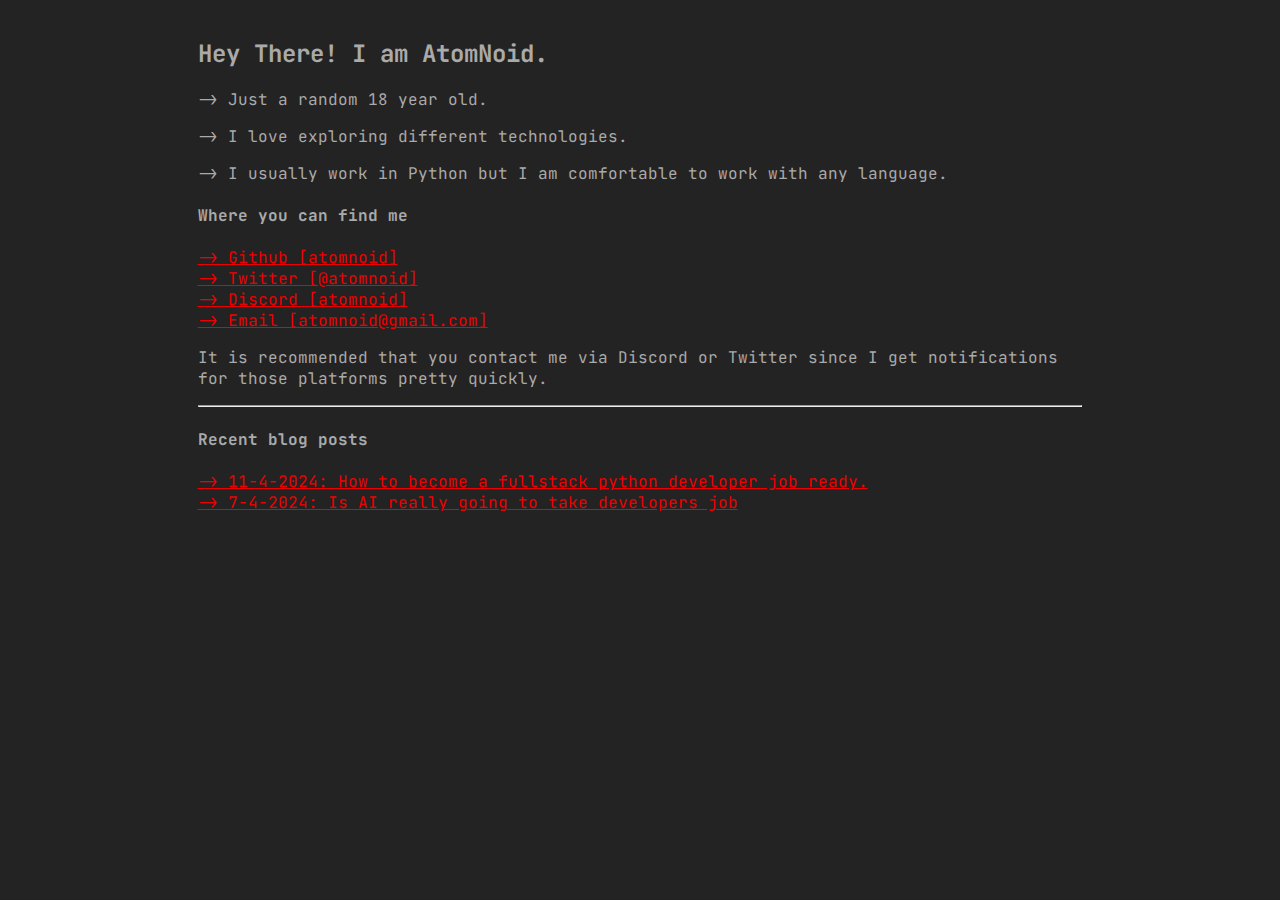
<file: Blogs/index.html>
<html></html>
    <head>
        <meta property="og:title" content="AtomNoid's website">
        <meta property="og:type" content="website">
        <meta property="og:description" content="Click on me!">
        <meta property="theme-color" content="#650650">
        <meta name="viewport" content="width=device-width, initial-scale=1">
        <title>Welcome to my website!</title>
        <link rel="stylesheet" href="/UI/style.css">
    </head>
    <body>
        <div class="center">
            <div>
                <h2>Hey There! I am AtomNoid.</h2>
                <p>-> Just a random 18 year old.</p>
                <p>-> I love exploring different technologies.</p>
                <p>-> I usually work in Python but I am comfortable to work with any language.</p>
            </div>
            <div>
                <!-- <h4>Some of my projects</h4> -->
                <!-- <a href="https://github.com/NSG650/Polaris">-> Polaris</a> -->
            </div>
            <div>
                <h4>Where you can find me</h4>
                <a href="https://github.com/atomnoid">-> Github [atomnoid]</a> <br>
                <a href="https://x.com/atomnoidd">-> Twitter [@atomnoid]</a> <br>
                <!-- <a href="https://mastodon.social/@nsg650">-> Mastodon [@nsg650@mastodon.social]</a> <br> -->
                <a href="https://discord.com/users/1214598320551362570">-> Discord [atomnoid]</a> <br>
                <!-- <a href="https://t.me/nsg650">-> Telegram [@nsg650]</a> <br> -->
                <a href="mailto::atomnoid@gmail.com">-> Email [atomnoid@gmail.com]</a> <br>
                <p style="size: 70%">It is recommended that you contact me via Discord or Twitter since I get notifications for those platforms pretty quickly.</p>
            </div>
            <hr>
            <div>
                <h4>Recent blog posts</h4>
                <a href="https://medium.com/@atomnoid/how-to-become-a-fullstack-python-developer-job-ready-cf60376df7ed">-> 11-4-2024: How to become a fullstack python developer job ready.</a> <br>
                <a href="https://medium.com/@atomnoid/is-ai-really-going-to-take-developers-job-8ab48646000c">-> 7-4-2024: Is AI really going to take developers job</a> <br>
                <!-- <a href="blogs/8-7-2023.html">-> 8-7-2023: XNU on the Raspberry Pi [Part 1]</a> <br>
                <a href="blogs/24-2-2023.html">-> 24-2-2023: Hello World!</a> <br> -->
            </div>
        </div>
    </body>
</html>
</file>
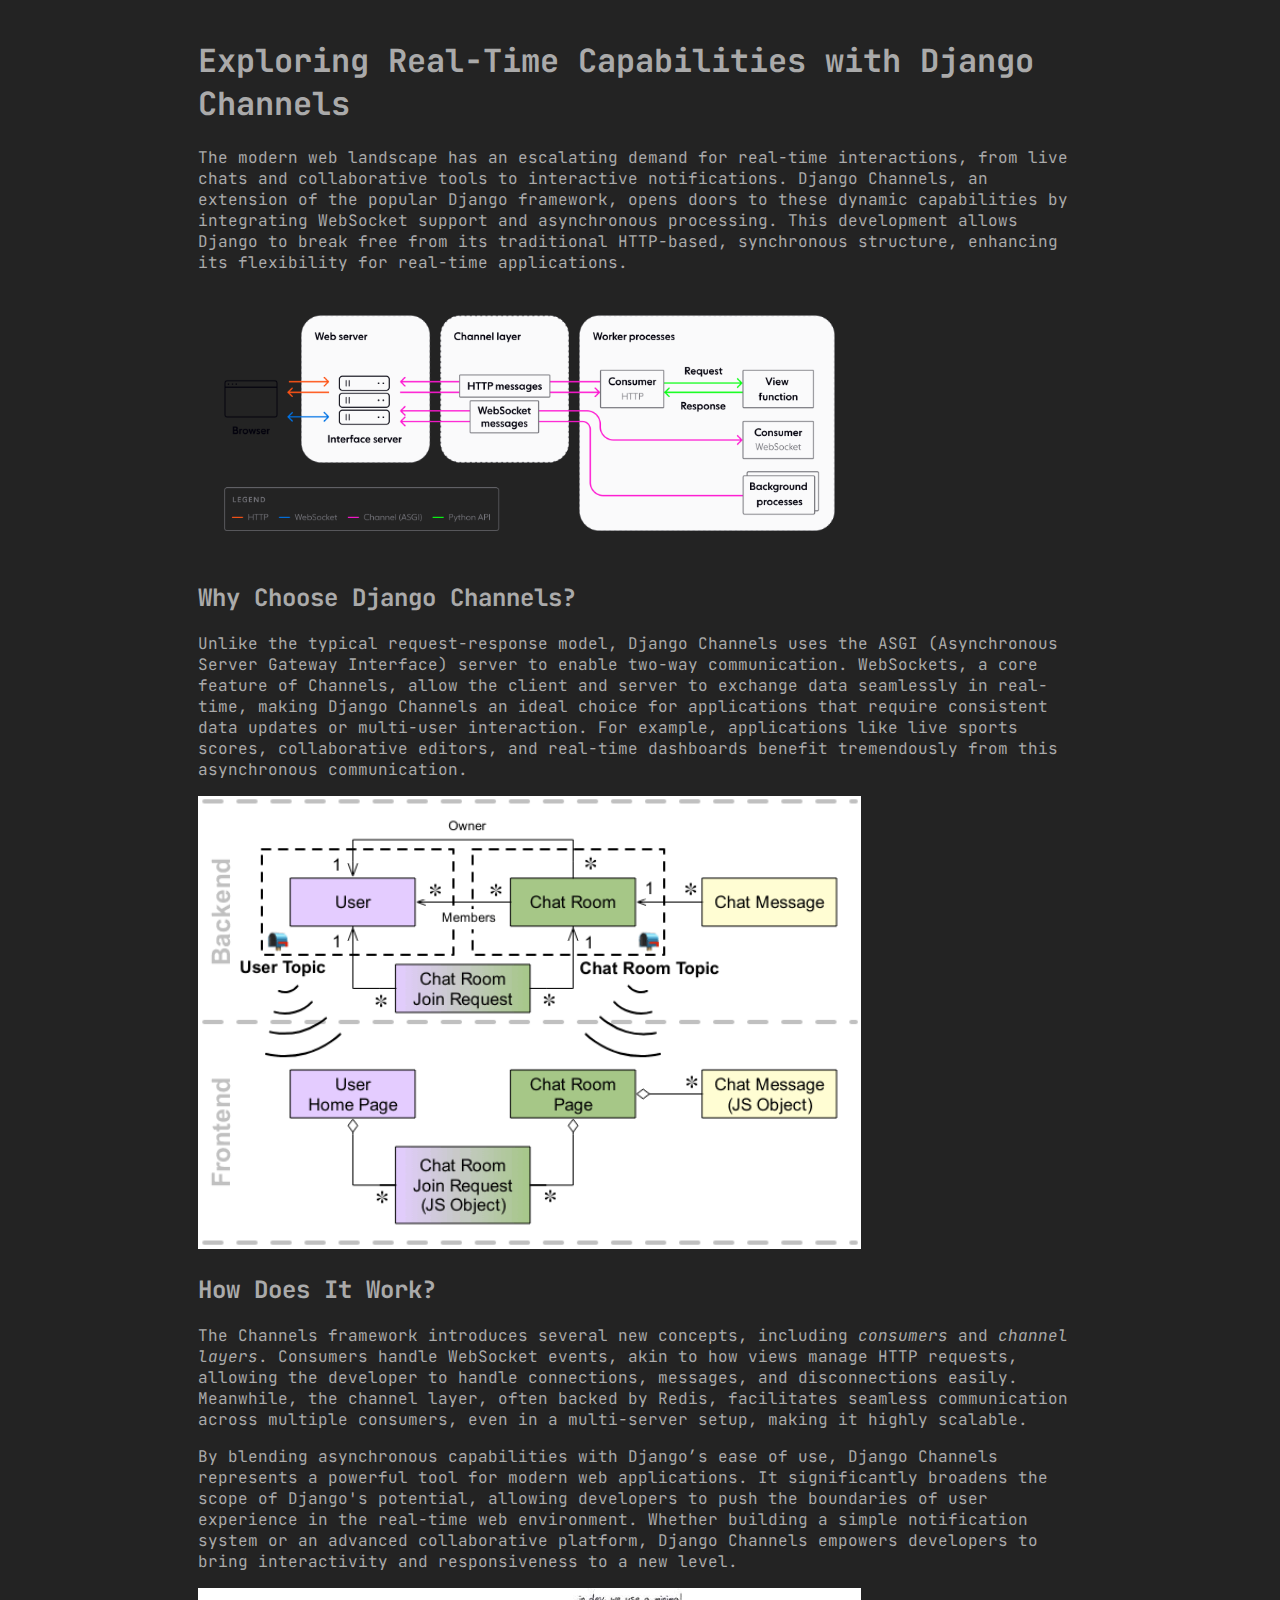
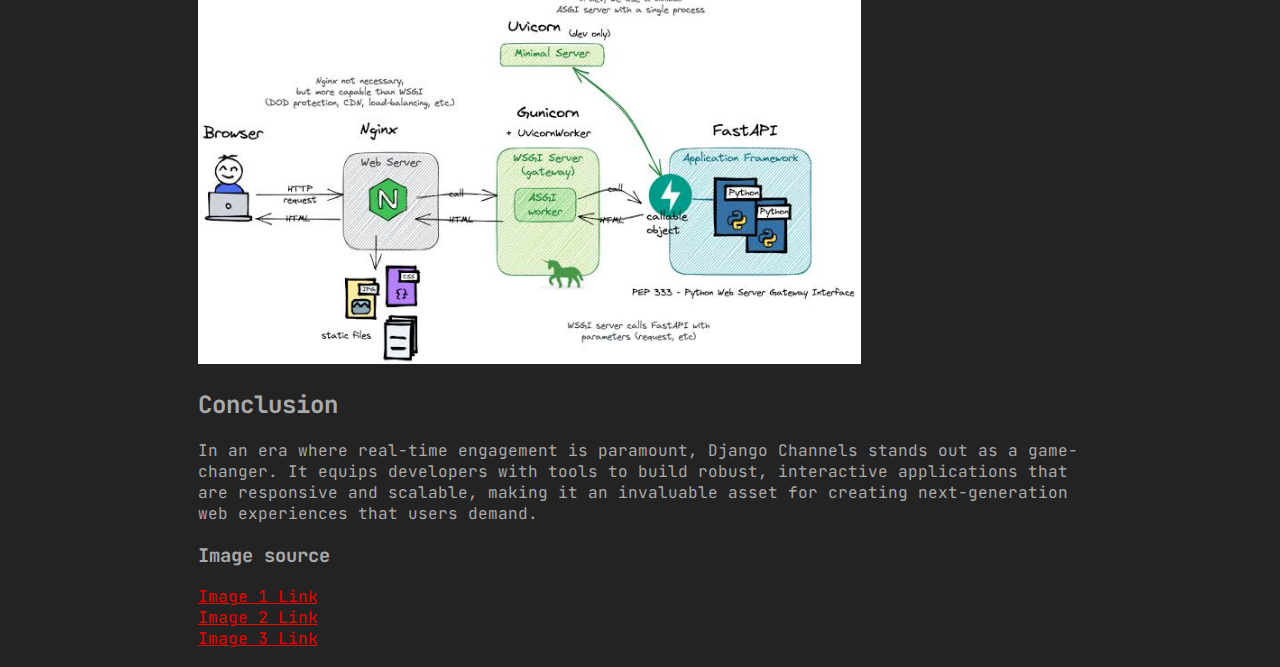
<file: Blogs/27.10.2024.html>
<!DOCTYPE html>
<html lang="en">
<head>
    <meta charset="UTF-8">
    <meta name="viewport" content="width=device-width, initial-scale=1.0">
    <title>Exploring Real-Time Capabilities with Django Channels</title>
    <link rel="stylesheet" href="../UI/style.css">
</head>
<body>
    <div class="center">
    <h1>Exploring Real-Time Capabilities with Django Channels</h1>
    
    <p>
        The modern web landscape has an escalating demand for real-time interactions,
        from live chats and collaborative tools to interactive notifications.
        Django Channels, an extension of the popular Django framework, opens doors to these dynamic capabilities by integrating WebSocket support and asynchronous processing.
        This development allows Django to break free from its traditional HTTP-based, synchronous structure, enhancing its flexibility for real-time applications.
    </p>
    <img src="Assets/Architecture.png" alt="Django Architecture" width="5900" height="6800">
    <h2>Why Choose Django Channels?</h2>
    
    <p>
        Unlike the typical request-response model, Django Channels uses the ASGI (Asynchronous Server Gateway Interface) server to enable two-way communication.
        WebSockets, a core feature of Channels, allow the client and server to exchange data seamlessly in real-time, making Django Channels an ideal choice for applications that require consistent data updates or multi-user interaction.
        For example, applications like live sports scores, collaborative editors, and real-time dashboards benefit tremendously from this asynchronous communication.
    </p>
    <img src="Assets/Djangofunction.png" alt="Django Functions" width="5900" height="6800">
    <h2>How Does It Work?</h2>
    
    <p>
        The Channels framework introduces several new concepts, including <em>consumers</em> and <em>channel layers</em>. Consumers handle WebSocket events, akin to how views manage HTTP requests, allowing the developer to handle connections, messages, and disconnections easily.
        Meanwhile, the channel layer, often backed by Redis, facilitates seamless communication across multiple consumers, even in a multi-server setup, making it highly scalable.
    </p>
    
    <p>
        By blending asynchronous capabilities with Django’s ease of use, Django Channels represents a powerful tool for modern web applications.
        It significantly broadens the scope of Django's potential, allowing developers to push the boundaries of user experience in the real-time web environment.
        Whether building a simple notification system or an advanced collaborative platform, Django Channels empowers developers to bring interactivity and responsiveness to a new level.
    </p>
    <img src="Assets/ServerCalls.jpeg" alt="Server calls" width="5900" height="6800">
    
    <h2>Conclusion</h2>
    
    <p>
        In an era where real-time engagement is paramount, Django Channels stands out as a game-changer. It equips developers with tools to build robust, interactive applications that are responsive and scalable, making it an invaluable asset for creating next-generation web experiences that users demand.
    </p>

    <h3>Image source</h3>
    <a href="https://ably.com/topic/what-is-django-channels">Image 1 Link</a><br>
    <a href="https://dafoster.net/articles/2021/03/02/real-time-updates-in-django-with-websockets-channels-and-pub-sub/">Image 2 Link</a><br>
    <a href="https://derlin.github.io/introduction-to-fastapi-and-celery/02-fastapi/">Image 3 Link</a><br>
</div>
</div>
</div>
</body>
</html>
</file>
<file: UI/style.css>
@import url('https://fonts.googleapis.com/css2?family=JetBrains+Mono:wght@200&display=swap');

main {
    font-family: 'JetBrains Mono', monospace;
    max-width: 38rem;
    padding: 2rem;
 /*   margin: auto; */
}

body {
    background-color: #232323;
    color: #aaaaaa;
    font-family: 'JetBrains Mono', monospace;
}


a, a:active, a:visited {
    color: #EE0000;
}

.center {
    margin: auto;
    width: 70%;
    padding: 10px;
}

img {  
    max-width: 75%;  
    height: auto;
}

code {
  font-family: 'JetBrains Mono', monospace;
  background-color: #121212;
  color: #cccccc;
  width: 60%;
}

pre {
  white-space: pre-wrap;
  font-family: 'JetBrains Mono', monospace;
  background-color: #121212;
  color: #bb0000;
}

video {
    max-width: 100%;
    height: auto;
}
</file>
